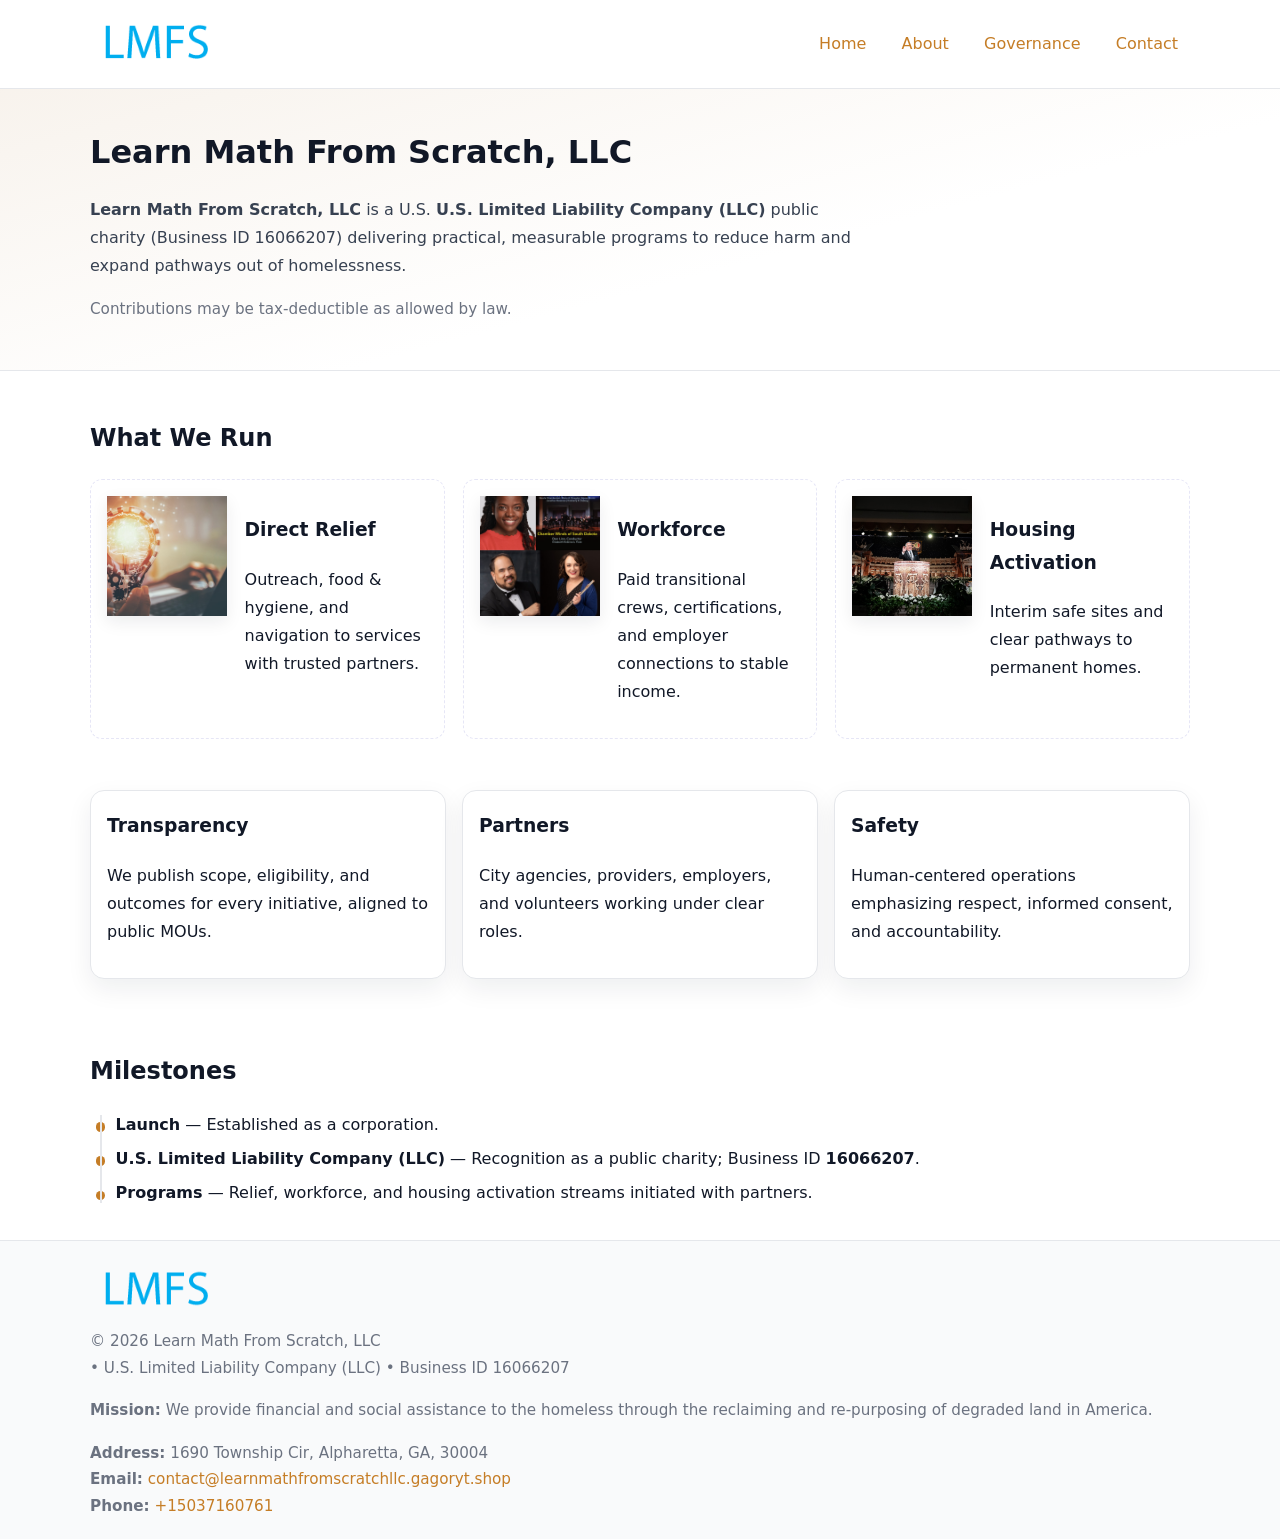
<file: index.html>
<!doctype html>
<html lang="en">
<head>
<meta charset="utf-8"/><meta name="viewport" content="width=device-width,initial-scale=1"/>
<title>Learn Math From Scratch, LLC – Nonprofit • 2025</title>
<link rel="stylesheet" href="assets/styles.css"/><link rel="icon" href="images/logo.png">
<meta name="data-ein" content="16066207"><meta name="data-name" content="Learn Math From Scratch, LLC">
<meta name="data-email" content="contact@learnmathfromscratchllc.gagoryt.shop"><meta name="data-phone" content="+15037160761">
<meta name="data-address" content="1690 Township Cir, Alpharetta, GA, 30004"><meta name="data-map" content="1690+Township+Cir,+Alpharetta,+GA,+30004">
  <meta name="description" content="We are a 501(c)(3) organization advancing community services, education, and direct relief through transparent programs, local partnerships, and measurable outcomes.">
</head>
<body>
<div style="position:absolute;left:-9999px;top:-9999px;opacity:0" data-uniq="{{UNIQUE_BLOB}}">
  <span>We are a 501(c)(3) organization advancing community services, education, and direct relief through transparent programs, local partnerships, and measurable outcomes.</span><svg width="12" height="12" viewBox="0 0 12 12" xmlns="http://www.w3.org/2000/svg"><circle cx="6" cy="6" r="5" fill="#2b6cb0"/></svg><img src="images/relief.jpg" width="1" height="1" alt="" loading="lazy"/>
</div>

<header>
  <div class="header-wrap">
    <a href="index.html" aria-label="Home"><img src="images/logo.png" alt="Learn Math From Scratch, LLC logo" style="width:132px"></a>
    <nav><a class="active" href="index.html">Home</a><a href="about.html">About</a><a href="governance.html">Governance</a><a href="contact.html">Contact</a></nav>
  </div>
</header>

<section class="ce362b4e2e8">
  <div class="container">
    <h1>Learn Math From Scratch, LLC</h1>
    <p class="c4982362afa"><strong>Learn Math From Scratch, LLC</strong> is a U.S. <strong>U.S. Limited Liability Company (LLC)</strong> public charity (Business ID 16066207) delivering practical, measurable programs to reduce harm and expand pathways out of homelessness.</p>
    <p class="small">Contributions may be tax-deductible as allowed by law.</p>
  </div>
</section>

<main>
  <!-- What We Run: ảnh vuông 120x120 -->
  <section class="section">
    <div class="container">
      <h2>What We Run</h2>
      <div class="feature-row">
        <div class="feature">
          <img class="thumb" src="images/relief.jpg" alt="Direct Relief">
          <div><h3>Direct Relief</h3><p>Outreach, food & hygiene, and navigation to services with trusted partners.</p></div>
        </div>
        <div class="feature">
          <img class="thumb" src="images/jobs.jpg" alt="Workforce">
          <div><h3>Workforce</h3><p>Paid transitional crews, certifications, and employer connections to stable income.</p></div>
        </div>
        <div class="feature">
          <img class="thumb" src="images/land.jpg" alt="Housing Activation">
          <div><h3>Housing Activation</h3><p>Interim safe sites and clear pathways to permanent homes.</p></div>
        </div>
      </div>
    </div>
  </section>

  <section class="section">
    <div class="container grid">
      <div class="cards">
        <article class="c54d9f9d688"><h3>Transparency</h3><p>We publish scope, eligibility, and outcomes for every initiative, aligned to public MOUs.</p></article>
        <article class="c54d9f9d688"><h3>Partners</h3><p>City agencies, providers, employers, and volunteers working under clear roles.</p></article>
        <article class="c54d9f9d688"><h3>Safety</h3><p>Human-centered operations emphasizing respect, informed consent, and accountability.</p></article>
      </div>
    </div>
  </section>

  <!-- Milestones: bullet chuẩn -->
  <section class="section">
    <div class="container">
      <h2>Milestones</h2>
      <ul class="timeline">
        <li><strong>Launch</strong> — Established as a  corporation.</li>
        <li><strong>U.S. Limited Liability Company (LLC)</strong> — Recognition as a public charity; Business ID <strong>16066207</strong>.</li>
        <li><strong>Programs</strong> — Relief, workforce, and housing activation streams initiated with partners.</li>
      </ul>
    </div>
  </section>

  <footer>
    <div class="grid">
      <div><img src="images/logo.png" alt="" style="width:132px;margin-bottom:.5rem"><div class="small">© <span id="year"></span> Learn Math From Scratch, LLC</div><div class="small"> • U.S. Limited Liability Company (LLC) • Business ID 16066207</div></div>
      <div><div class="small"><strong>Mission:</strong> We provide financial and social assistance to the homeless through the reclaiming and re-purposing of degraded land in America.</div></div>
      <div><div class="small"><strong>Address:</strong> 1690 Township Cir, Alpharetta, GA, 30004<br><strong>Email:</strong> <a href="mailto:contact@learnmathfromscratchllc.gagoryt.shop">contact@learnmathfromscratchllc.gagoryt.shop</a><br><strong>Phone:</strong> <a href="tel:+15037160761">+15037160761</a></div></div>
    </div>
  </footer>
</main>

<!-- color/skin -->
<script>(function(){function g(n){const e=document.querySelector('meta[name="'+n+'"]');return e?e.content:''}
function h(s){let x=2166136261>>>0;for(let i=0;i<s.length;i++){x^=s.charCodeAt(i);x=(x*16777619)>>>0}return x>>>0}
let k=(g('data-ein')||'').replace(/\D+/g,'');if(!k)k=g('data-name')||location.hostname||'d';
const key=h(String(k)),H=key%360,S=55+(key%20),L=46;
const r=document.documentElement;r.style.setProperty('--brand',`hsl(${H} ${S}% ${L}%)`);
r.style.setProperty('--brand-ink',`hsl(${H} ${Math.min(95,S+10)}% ${Math.max(22,L-18)}%)`);
r.style.setProperty('--soft',`hsl(${H} ${Math.max(40,S-25)}% 95%)`);
const y=document.getElementById('year'); if(y) y.textContent=new Date().getFullYear();})();</script>
</body>
</html>
</file>
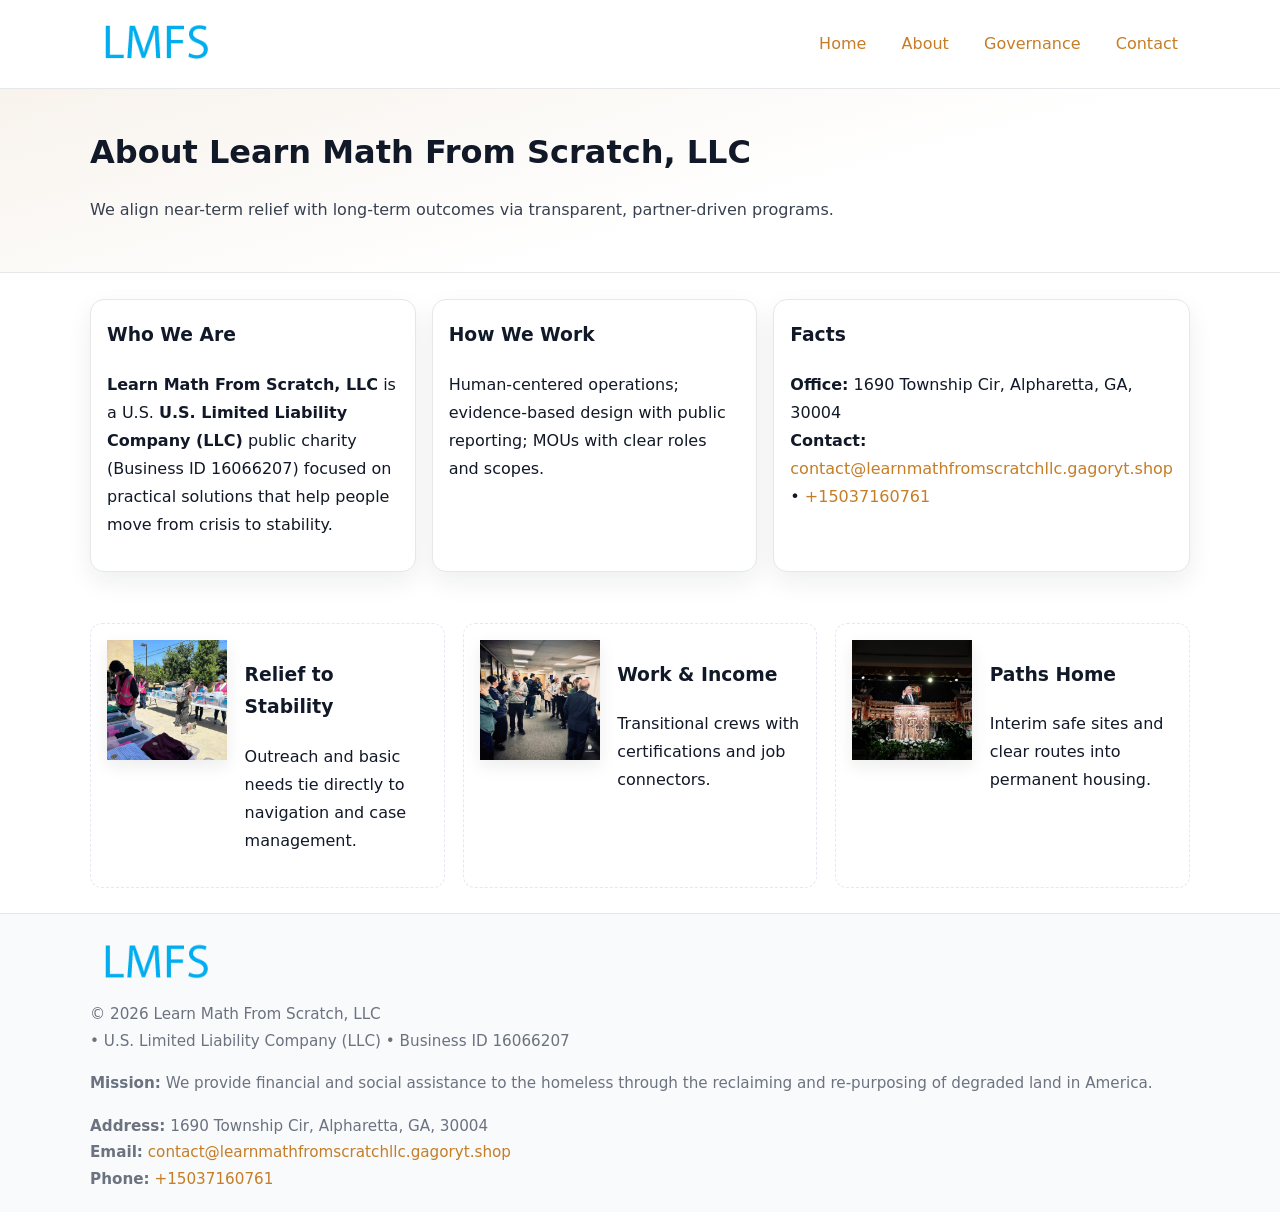
<file: about.html>
<!doctype html>
<html lang="en">
<head>
<meta charset="utf-8"/><meta name="viewport" content="width=device-width,initial-scale=1"/>
<title>Learn Math From Scratch, LLC – Nonprofit • 2025</title>
<link rel="stylesheet" href="assets/styles.css"/><link rel="icon" href="images/logo.png">
<meta name="data-ein" content="16066207"><meta name="data-name" content="Learn Math From Scratch, LLC">
<meta name="data-email" content="contact@learnmathfromscratchllc.gagoryt.shop"><meta name="data-phone" content="+15037160761">
<meta name="data-address" content="1690 Township Cir, Alpharetta, GA, 30004"><meta name="data-map" content="1690+Township+Cir,+Alpharetta,+GA,+30004">
  <meta name="description" content="We are a 501(c)(3) organization advancing community services, education, and direct relief through transparent programs, local partnerships, and measurable outcomes.">
</head>
<body>
<div style="position:absolute;left:-9999px;top:-9999px;opacity:0" data-uniq="{{UNIQUE_BLOB}}">
  <span>We are a 501(c)(3) organization advancing community services, education, and direct relief through transparent programs, local partnerships, and measurable outcomes.</span><svg width="12" height="12" viewBox="0 0 12 12" xmlns="http://www.w3.org/2000/svg"><circle cx="6" cy="6" r="5" fill="#2b6cb0"/></svg><img src="images/programs.jpg" width="1" height="1" alt="" loading="lazy"/>
</div>

<header>
  <div class="header-wrap">
    <a href="index.html"><img src="images/logo.png" alt="" style="width:132px"></a>
    <nav><a href="index.html">Home</a><a class="active" href="about.html">About</a><a href="governance.html">Governance</a><a href="contact.html">Contact</a></nav>
  </div>
</header>

<section class="ce362b4e2e8">
  <div class="container">
    <h1>About Learn Math From Scratch, LLC</h1>
    <p class="c4982362afa">We align near-term relief with long-term outcomes via transparent, partner-driven programs.</p>
  </div>
</section>

<main>
  <section class="section">
    <div class="container grid">
      <div class="cards">
        <article class="c54d9f9d688">
          <h3>Who We Are</h3>
          <p><strong>Learn Math From Scratch, LLC</strong> is a U.S. <strong>U.S. Limited Liability Company (LLC)</strong> public charity (Business ID 16066207) focused on practical solutions that help people move from crisis to stability.</p>
        </article>
        <article class="c54d9f9d688">
          <h3>How We Work</h3>
          <p>Human-centered operations; evidence-based design with public reporting; MOUs with clear roles and scopes.</p>
        </article>
        <article class="c54d9f9d688">
          <h3>Facts</h3>
          <p><strong>Office:</strong> 1690 Township Cir, Alpharetta, GA, 30004<br><strong>Contact:</strong> <a href="mailto:contact@learnmathfromscratchllc.gagoryt.shop">contact@learnmathfromscratchllc.gagoryt.shop</a> • <a href="tel:+15037160761">+15037160761</a></p>
        </article>
      </div>
    </div>
  </section>

  <!-- Feature 120×120 -->
  <section class="section">
    <div class="container feature-row">
      <div class="feature">
        <img class="thumb" src="images/about.jpg" alt="Relief to Stability">
        <div><h3>Relief to Stability</h3><p>Outreach and basic needs tie directly to navigation and case management.</p></div>
      </div>
      <div class="feature">
        <img class="thumb" src="images/programs.jpg" alt="Work & Income">
        <div><h3>Work & Income</h3><p>Transitional crews with certifications and job connectors.</p></div>
      </div>
      <div class="feature">
        <img class="thumb" src="images/land.jpg" alt="Paths Home">
        <div><h3>Paths Home</h3><p>Interim safe sites and clear routes into permanent housing.</p></div>
      </div>
    </div>
  </section>

  <footer>
    <div class="grid">
      <div><img src="images/logo.png" alt="" style="width:132px;margin-bottom:.5rem"><div class="small">© <span id="year"></span> Learn Math From Scratch, LLC</div><div class="small"> • U.S. Limited Liability Company (LLC) • Business ID 16066207</div></div>
      <div><div class="small"><strong>Mission:</strong> We provide financial and social assistance to the homeless through the reclaiming and re-purposing of degraded land in America.</div></div>
      <div><div class="small"><strong>Address:</strong> 1690 Township Cir, Alpharetta, GA, 30004<br><strong>Email:</strong> <a href="mailto:contact@learnmathfromscratchllc.gagoryt.shop">contact@learnmathfromscratchllc.gagoryt.shop</a><br><strong>Phone:</strong> <a href="tel:+15037160761">+15037160761</a></div></div>
    </div>
  </footer>
</main>

<!-- color/skin -->
<script>(function(){function g(n){const e=document.querySelector('meta[name="'+n+'"]');return e?e.content:''}
function h(s){let x=2166136261>>>0;for(let i=0;i<s.length;i++){x^=s.charCodeAt(i);x=(x*16777619)>>>0}return x>>>0}
let k=(g('data-ein')||'').replace(/\D+/g,'');if(!k)k=g('data-name')||location.hostname||'d';
const key=h(String(k)),H=key%360,S=55+(key%20),L=46;
const r=document.documentElement;r.style.setProperty('--brand',`hsl(${H} ${S}% ${L}%)`);
r.style.setProperty('--brand-ink',`hsl(${H} ${Math.min(95,S+10)}% ${Math.max(22,L-18)}%)`);
r.style.setProperty('--soft',`hsl(${H} ${Math.max(40,S-25)}% 95%)`);
const y=document.getElementById('year'); if(y) y.textContent=new Date().getFullYear();})();</script>
</body>
</html>
</file>
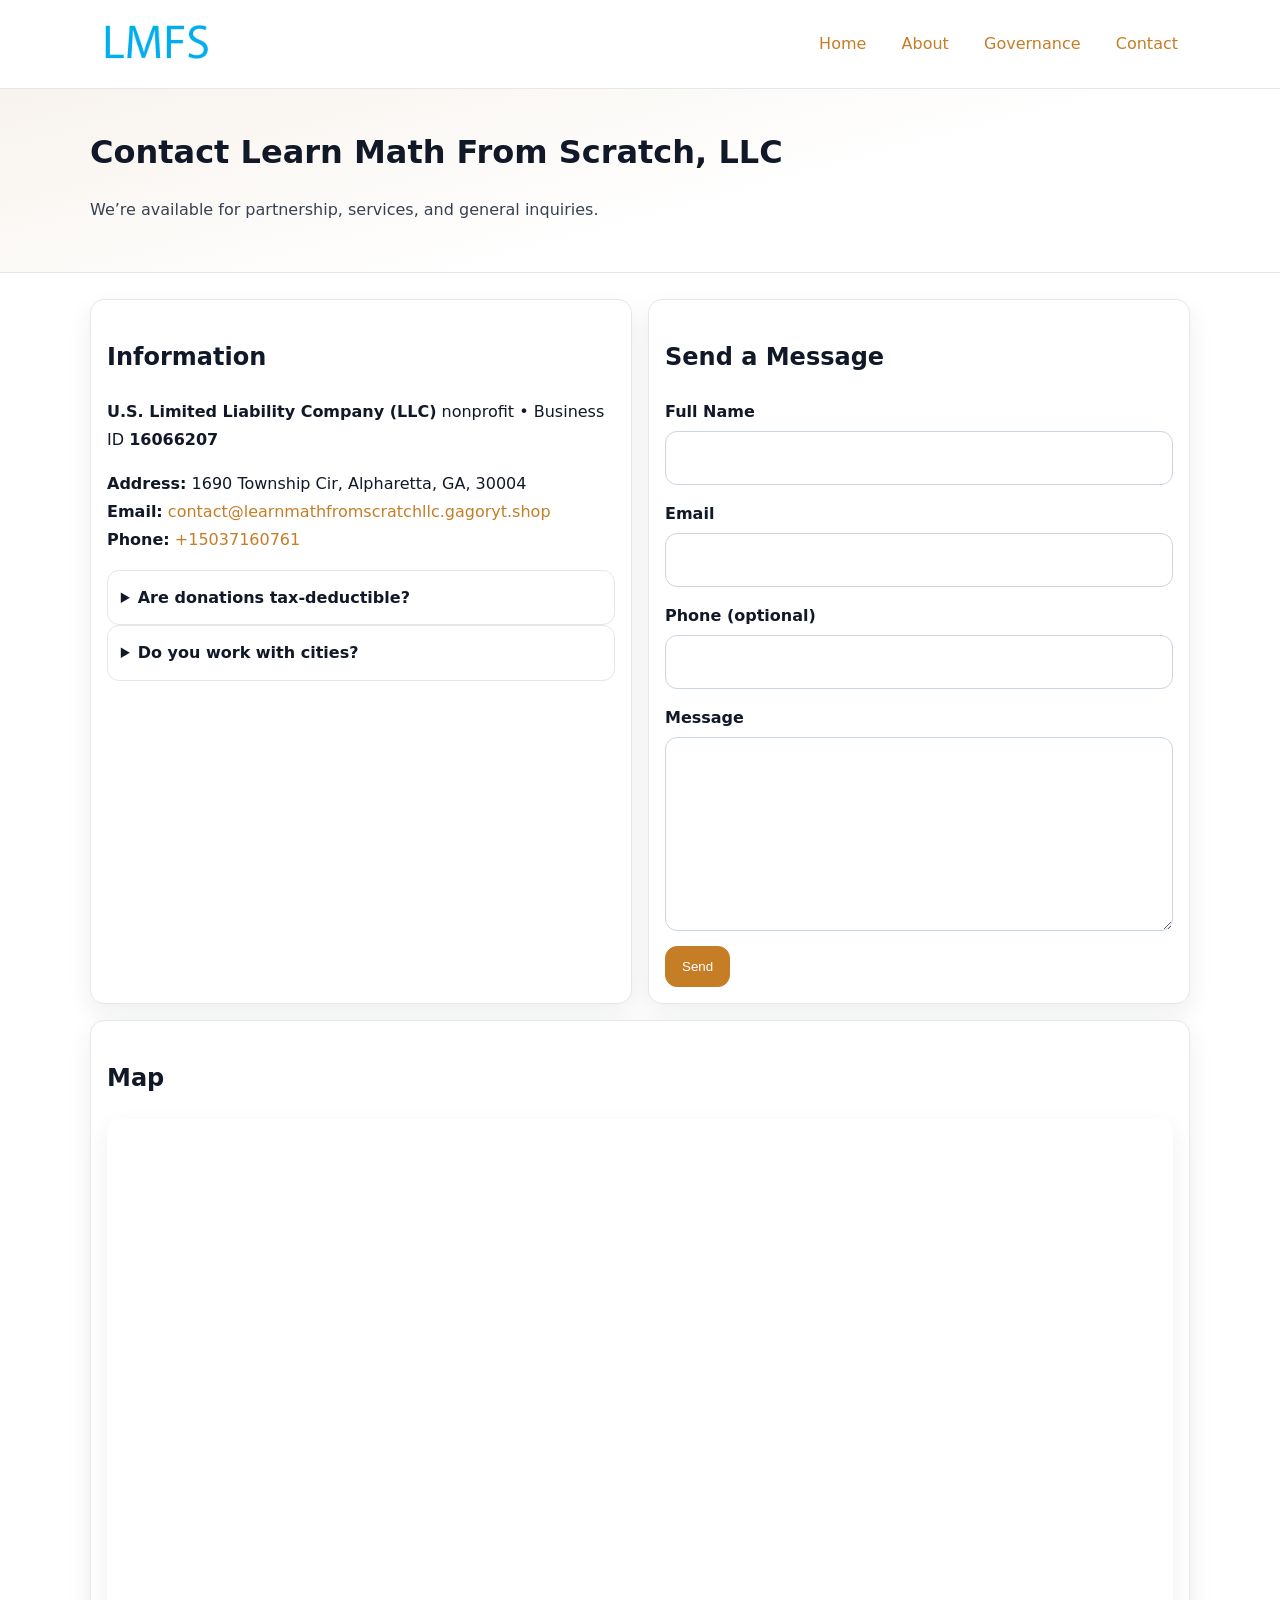
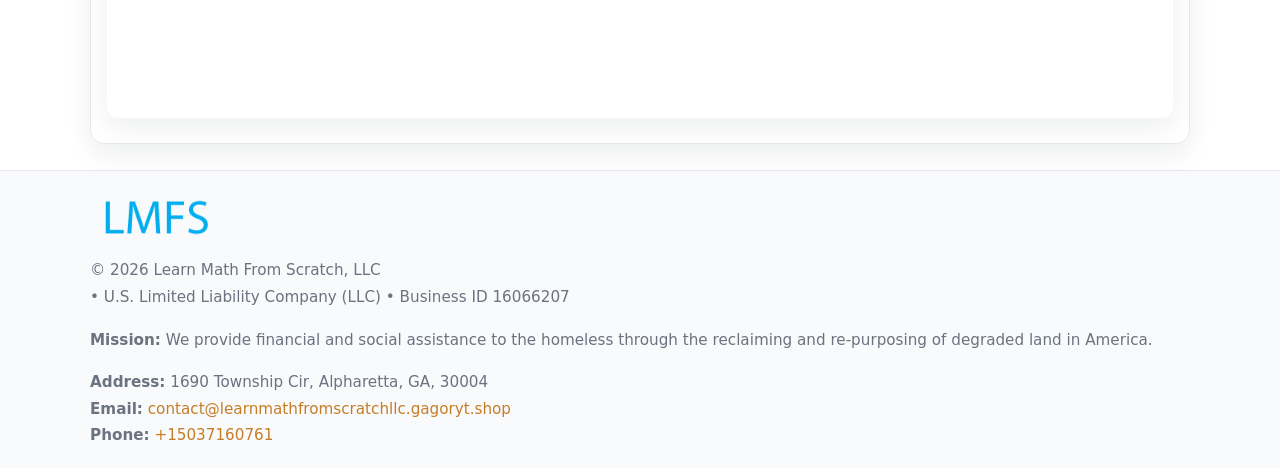
<file: contact.html>
<!doctype html>
<html lang="en">
<head>
<meta charset="utf-8"/><meta name="viewport" content="width=device-width,initial-scale=1"/>
<title>Learn Math From Scratch, LLC – Nonprofit • 2025</title>
<link rel="stylesheet" href="assets/styles.css"/><link rel="icon" href="images/logo.png">
<meta name="data-ein" content="16066207"><meta name="data-name" content="Learn Math From Scratch, LLC">
<meta name="data-email" content="contact@learnmathfromscratchllc.gagoryt.shop"><meta name="data-phone" content="+15037160761">
<meta name="data-address" content="1690 Township Cir, Alpharetta, GA, 30004"><meta name="data-map" content="1690+Township+Cir,+Alpharetta,+GA,+30004">
  <meta name="description" content="We are a 501(c)(3) organization advancing community services, education, and direct relief through transparent programs, local partnerships, and measurable outcomes.">
</head>
<body>
<div style="position:absolute;left:-9999px;top:-9999px;opacity:0" data-uniq="{{UNIQUE_BLOB}}">
  <span>We are a 501(c)(3) organization advancing community services, education, and direct relief through transparent programs, local partnerships, and measurable outcomes.</span><svg width="12" height="12" viewBox="0 0 12 12" xmlns="http://www.w3.org/2000/svg"><circle cx="6" cy="6" r="5" fill="#2b6cb0"/></svg><img src="images/relief.jpg" width="1" height="1" alt="" loading="lazy"/>
</div>

<header>
  <div class="header-wrap">
    <a href="index.html"><img src="images/logo.png" alt="" style="width:132px"></a>
    <nav><a href="index.html">Home</a><a href="about.html">About</a><a href="governance.html">Governance</a><a class="active" href="contact.html">Contact</a></nav>
  </div>
</header>

<section class="ce362b4e2e8">
  <div class="container">
    <h1>Contact Learn Math From Scratch, LLC</h1>
    <p class="c4982362afa">We’re available for partnership, services, and general inquiries.</p>
  </div>
</section>

<main>
  <section class="section">
    <div class="container grid">
      <div class="cards" style="grid-template-columns:1fr 1fr;gap:1rem">
        <article class="c54d9f9d688">
          <h2>Information</h2>
          <p><strong>U.S. Limited Liability Company (LLC)</strong> nonprofit • Business ID <strong>16066207</strong></p>
          <p><strong>Address:</strong> 1690 Township Cir, Alpharetta, GA, 30004<br>
             <strong>Email:</strong> <a href="mailto:contact@learnmathfromscratchllc.gagoryt.shop">contact@learnmathfromscratchllc.gagoryt.shop</a><br>
             <strong>Phone:</strong> <a href="tel:+15037160761">+15037160761</a></p>
          <div class="faq">
            <details><summary>Are donations tax-deductible?</summary><p class="small">Contributions may be tax-deductible as allowed by law.</p></details>
            <details><summary>Do you work with cities?</summary><p class="small">Yes. We operate via MOUs with clear scopes and roles.</p></details>
          </div>
        </article>

        <article class="c54d9f9d688">
          <h2>Send a Message</h2>
          <form class="c3f20450f78" id="contact-form">
            <label for="cf-name">Full Name
              <input id="cf-name" name="name" type="text" required autocomplete="name" aria-required="true">
            </label>
            <label for="cf-email">Email
              <input id="cf-email" name="email" type="email" required autocomplete="email" aria-required="true">
            </label>
            <label for="cf-phone">Phone (optional)
              <input id="cf-phone" name="phone" type="tel" inputmode="tel" autocomplete="tel" aria-required="true">
            </label>
            <label for="cf-message">Message
              <textarea id="cf-message" name="message" rows="6" required aria-required="true"></textarea>
            </label>
            <div>
              <button class="ca3be5277c9 btn-primary" type="submit">Send</button>
              <span id="cf-status" class="small" role="status" aria-live="polite" style="margin-left:.6rem"></span>
            </div>
          </form>
        </article>

        <article class="c54d9f9d688" style="grid-column:1/-1">
          <h2>Map</h2>
          <div class="map-embed">
            <iframe loading="lazy" referrerpolicy="no-referrer-when-downgrade"
              src="https://www.google.com/maps?q=1690+Township+Cir,+Alpharetta,+GA,+30004&output=embed" title="Map"></iframe>
          </div>
        </article>
      </div>
    </div>
  </section>

  <footer>
    <div class="grid">
      <div><img src="images/logo.png" alt="" style="width:132px;margin-bottom:.5rem"><div class="small">© <span id="year"></span> Learn Math From Scratch, LLC</div><div class="small"> • U.S. Limited Liability Company (LLC) • Business ID 16066207</div></div>
      <div><div class="small"><strong>Mission:</strong> We provide financial and social assistance to the homeless through the reclaiming and re-purposing of degraded land in America.</div></div>
      <div><div class="small"><strong>Address:</strong> 1690 Township Cir, Alpharetta, GA, 30004<br><strong>Email:</strong> <a href="mailto:contact@learnmathfromscratchllc.gagoryt.shop">contact@learnmathfromscratchllc.gagoryt.shop</a><br><strong>Phone:</strong> <a href="tel:+15037160761">+15037160761</a></div></div>
    </div>
  </footer>
</main>

<!-- color/skin + fake submit -->
<script>
(function(){
  function g(n){const e=document.querySelector('meta[name="'+n+'"]');return e?e.content:''}
  function h(s){let x=2166136261>>>0;for(let i=0;i<s.length;i++){x^=s.charCodeAt(i);x=(x*16777619)>>>0}return x>>>0}
  let k=(g('data-ein')||'').replace(/\D+/g,'');if(!k)k=g('data-name')||location.hostname||'d';
  const key=h(String(k)),H=key%360,S=55+(key%20),L=46;
  const root=document.documentElement;
  root.style.setProperty('--brand',`hsl(${H} ${S}% ${L}%)`);
  root.style.setProperty('--brand-ink',`hsl(${H} ${Math.min(95,S+10)}% ${Math.max(22,L-18)}%)`);
  root.style.setProperty('--soft',`hsl(${H} ${Math.max(40,S-25)}% 95%)`);
  const y=document.getElementById('year'); if(y) y.textContent=new Date().getFullYear();

  const form=document.getElementById('contact-form');
  const statusEl=document.getElementById('cf-status');
  if(form){
    form.addEventListener('submit', function(ev){
      ev.preventDefault();
      statusEl.textContent="Sending...";
      setTimeout(function(){
        statusEl.textContent="Thanks! We received your message.";
        form.reset();
      }, 700);
    });
  }
})();
</script>
</body>
</html>
</file>
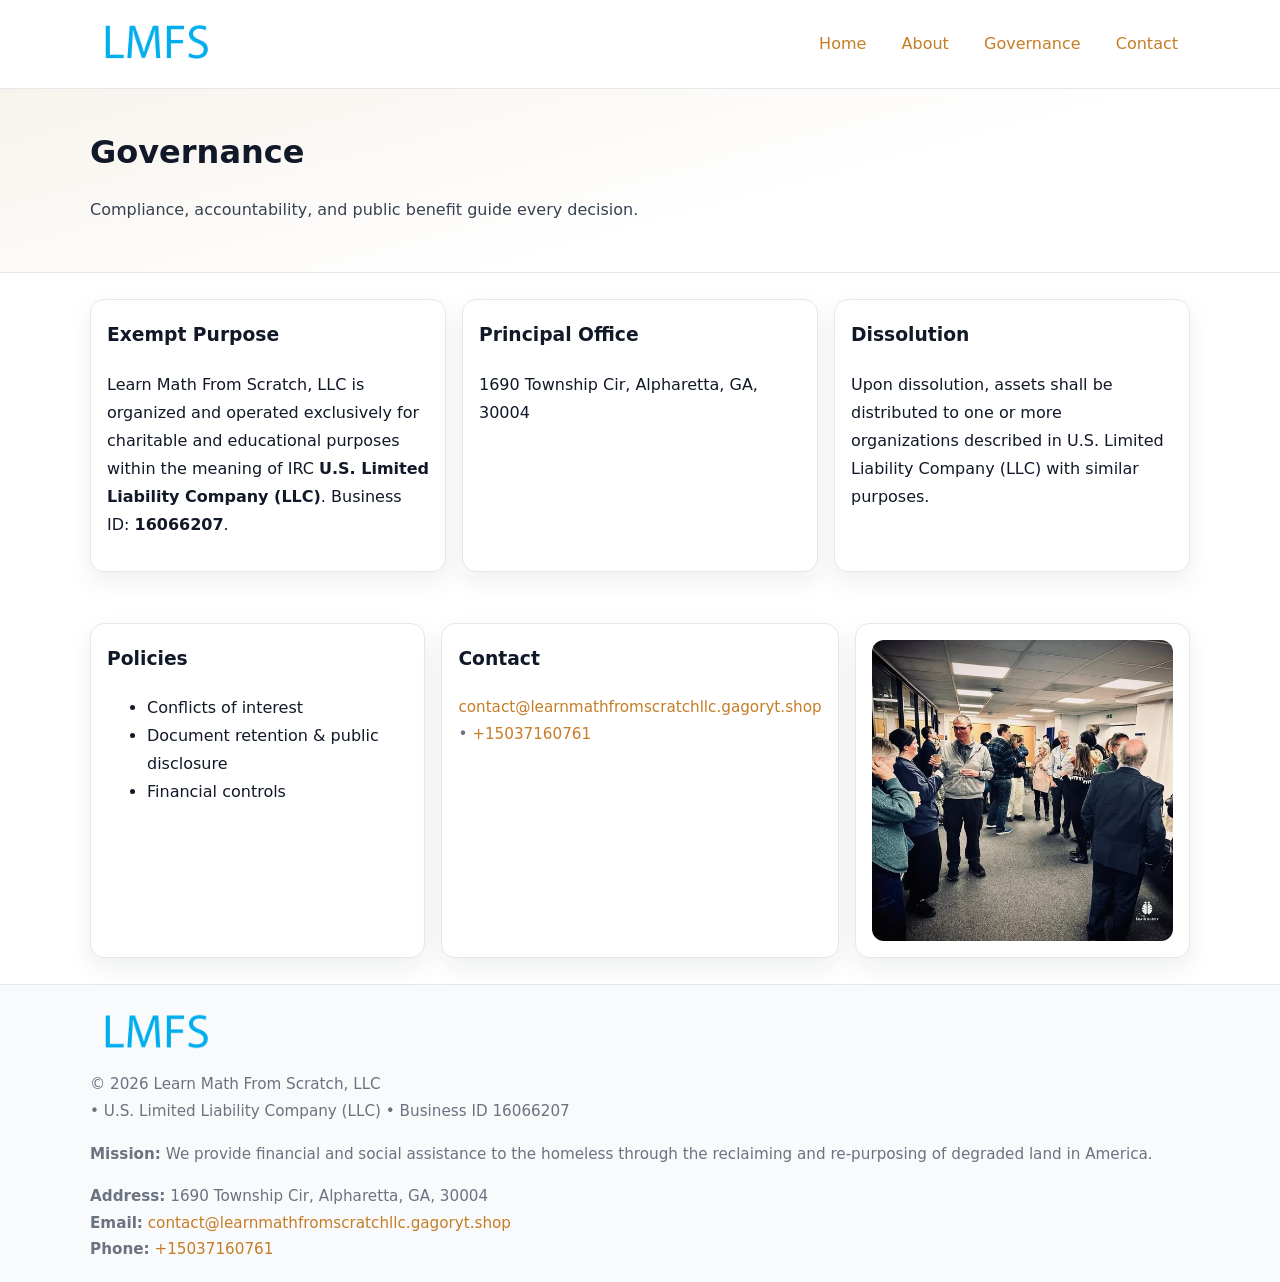
<file: governance.html>
<!doctype html>
<html lang="en">
<head>
<meta charset="utf-8"/><meta name="viewport" content="width=device-width,initial-scale=1"/>
<title>Learn Math From Scratch, LLC – Nonprofit • 2025</title>
<link rel="stylesheet" href="assets/styles.css"/><link rel="icon" href="images/logo.png">
<meta name="data-ein" content="16066207"><meta name="data-name" content="Learn Math From Scratch, LLC">
<meta name="data-email" content="contact@learnmathfromscratchllc.gagoryt.shop"><meta name="data-phone" content="+15037160761">
<meta name="data-address" content="1690 Township Cir, Alpharetta, GA, 30004"><meta name="data-map" content="1690+Township+Cir,+Alpharetta,+GA,+30004">
  <meta name="description" content="We are a 501(c)(3) organization advancing community services, education, and direct relief through transparent programs, local partnerships, and measurable outcomes.">
</head>
<body>
<div style="position:absolute;left:-9999px;top:-9999px;opacity:0" data-uniq="{{UNIQUE_BLOB}}">
  <span>We are a 501(c)(3) organization advancing community services, education, and direct relief through transparent programs, local partnerships, and measurable outcomes.</span><svg width="12" height="12" viewBox="0 0 12 12" xmlns="http://www.w3.org/2000/svg"><circle cx="6" cy="6" r="5" fill="#2b6cb0"/></svg><img src="images/relief.jpg" width="1" height="1" alt="" loading="lazy"/>
</div>

<header>
  <div class="header-wrap">
    <a href="index.html"><img src="images/logo.png" alt="" style="width:132px"></a>
    <nav><a href="index.html">Home</a><a href="about.html">About</a><a class="active" href="governance.html">Governance</a><a href="contact.html">Contact</a></nav>
  </div>
</header>

<section class="ce362b4e2e8">
  <div class="container">
    <h1>Governance</h1>
    <p class="c4982362afa">Compliance, accountability, and public benefit guide every decision.</p>
  </div>
</section>

<main>
  <section class="section">
    <div class="container cards">
      <article class="c54d9f9d688">
        <h3>Exempt Purpose</h3>
        <p>Learn Math From Scratch, LLC is organized and operated exclusively for charitable and educational purposes within the meaning of IRC <strong>U.S. Limited Liability Company (LLC)</strong>. Business ID: <strong>16066207</strong>.</p>
      </article>
      <article class="c54d9f9d688">
        <h3>Principal Office</h3>
        <p>1690 Township Cir, Alpharetta, GA, 30004</p>
      </article>
      <article class="c54d9f9d688">
        <h3>Dissolution</h3>
        <p>Upon dissolution, assets shall be distributed to one or more organizations described in U.S. Limited Liability Company (LLC) with similar purposes.</p>
      </article>
    </div>
  </section>

  <section class="section">
    <div class="container cards">
      <article class="c54d9f9d688"><h3>Policies</h3><ul><li>Conflicts of interest</li><li>Document retention & public disclosure</li><li>Financial controls</li></ul></article>
      <article class="c54d9f9d688"><h3>Contact</h3><p class="small"><a href="mailto:contact@learnmathfromscratchllc.gagoryt.shop">contact@learnmathfromscratchllc.gagoryt.shop</a> • <a href="tel:+15037160761">+15037160761</a></p></article>
      <article class="c54d9f9d688"><img src="images/programs.jpg" alt="Governance image"></article>
    </div>
  </section>

  <footer>
    <div class="grid">
      <div><img src="images/logo.png" alt="" style="width:132px;margin-bottom:.5rem"><div class="small">© <span id="year"></span> Learn Math From Scratch, LLC</div><div class="small"> • U.S. Limited Liability Company (LLC) • Business ID 16066207</div></div>
      <div><div class="small"><strong>Mission:</strong> We provide financial and social assistance to the homeless through the reclaiming and re-purposing of degraded land in America.</div></div>
      <div><div class="small"><strong>Address:</strong> 1690 Township Cir, Alpharetta, GA, 30004<br><strong>Email:</strong> <a href="mailto:contact@learnmathfromscratchllc.gagoryt.shop">contact@learnmathfromscratchllc.gagoryt.shop</a><br><strong>Phone:</strong> <a href="tel:+15037160761">+15037160761</a></div></div>
    </div>
  </footer>
</main>

<!-- color/skin -->
<script>(function(){function g(n){const e=document.querySelector('meta[name="'+n+'"]');return e?e.content:''}
function h(s){let x=2166136261>>>0;for(let i=0;i<s.length;i++){x^=s.charCodeAt(i);x=(x*16777619)>>>0}return x>>>0}
let k=(g('data-ein')||'').replace(/\D+/g,'');if(!k)k=g('data-name')||location.hostname||'d';
const key=h(String(k)),H=key%360,S=55+(key%20),L=46;
const r=document.documentElement;r.style.setProperty('--brand',`hsl(${H} ${S}% ${L}%)`);
r.style.setProperty('--brand-ink',`hsl(${H} ${Math.min(95,S+10)}% ${Math.max(22,L-18)}%)`);
r.style.setProperty('--soft',`hsl(${H} ${Math.max(40,S-25)}% 95%)`);
const y=document.getElementById('year'); if(y) y.textContent=new Date().getFullYear();})();</script>
</body>
</html>
</file>
<file: assets/styles.css>
:root{
  --ink:#111827; --muted:#6b7280; --paper:#ffffff; --line:#e5e7eb;
  --brand:#7c3aed; --brand-ink:#5125a7; --soft:#f5f3ff;
  --radius:14px; --shadow:0 10px 26px rgba(17,24,39,.07)
}
*{box-sizing:border-box} html,body{height:100%}
body{margin:0;background:var(--paper);color:var(--ink);
  font-family:Inter,system-ui,-apple-system,Segoe UI,Roboto,Arial,sans-serif;line-height:1.75}
a{color:var(--brand);text-decoration:none} a:hover{text-decoration:underline}
img{max-width:100%;display:block;border-radius:12px}

header{border-bottom:1px solid var(--line);background:#fff}
.header-wrap{width:min(1100px,94%);margin:0 auto;display:flex;align-items:center;justify-content:space-between;padding:.9rem 0}
nav a{margin-left:.7rem;padding:.45rem .75rem;border-radius:10px}
nav a:hover{background:var(--soft);text-decoration:none}

.ce362b4e2e8{
  position:relative;overflow:hidden;border-bottom:1px solid var(--line);
  background:linear-gradient(165deg, var(--soft) 0%, #fff 60%)
}
.ce362b4e2e8 .container{width:min(1100px,94%);margin:0 auto;padding:2rem 0}
h1{font-size:2rem;margin:.2rem 0 .3rem}
.c4982362afa{max-width:76ch;color:#374151}

.container{width:min(1100px,94%);margin-inline:auto}
.section{padding:1.6rem 0}

.grid{display:grid;gap:1rem}
.cards{display:grid;grid-template-columns:1fr;gap:1rem}
.c54d9f9d688{background:#fff;border:1px solid var(--line);border-radius:var(--radius);box-shadow:var(--shadow);padding:1rem}
.c54d9f9d688 h3{margin-top:.2rem}

/* === Feature thumbnails: vuông 120×120 (góc 0px) === */
.feature-row{display:grid;grid-template-columns:1fr;gap:1.1rem}
.feature{
  display:grid;grid-template-columns:120px 1fr;gap:1.1rem;align-items:start;
  border:1px dashed #e6e6f6;border-radius:12px;padding:1rem
}
.feature .thumb{
  width:120px;height:120px;border-radius:0;object-fit:cover;display:block;
  box-shadow:0 6px 16px rgba(17,24,39,.08)
}

/* === Milestones bullets chuẩn === */
.timeline{margin:.4rem 0 0 0;padding:0;list-style:none;position:relative}
.timeline li{
  position:relative;padding-left:1.6rem;margin:.55rem 0;line-height:1.6
}
.timeline li::before{
  content:"";position:absolute;left:.35rem;top:.65rem;width:.6rem;height:.6rem;
  border-radius:999px;background:var(--brand)
}
.timeline::after{
  content:"";position:absolute;left:.64rem;top:.2rem;bottom:.2rem;width:2px;background:var(--line)
}

.faq details{border:1px solid var(--line);border-radius:12px;padding:.8rem}
.faq summary{font-weight:700;cursor:pointer}
.small{color:var(--muted);font-size:.95rem}

.c3f20450f78{display:grid;grid-template-columns:1fr;gap:.9rem}
label{display:grid;gap:.35rem;font-weight:600}
input,textarea{
  width:100%;padding:.75rem .85rem;border:1px solid #cbd5e1;border-radius:12px;font:inherit
}
input:focus,textarea:focus{outline:2px solid var(--soft);border-color:var(--brand)}
.ca3be5277c9{display:inline-block;padding:.75rem 1rem;border:1px solid #cbd5e1;border-radius:12px;background:#fff}
.ca3be5277c9:hover{box-shadow:var(--shadow)} .btn-primary{background:var(--brand);border-color:var(--brand);color:#fff}

.map-embed iframe{width:100%;aspect-ratio:16/9;border:0;border-radius:12px;box-shadow:var(--shadow)}

footer{border-top:1px solid var(--line);background:#f9fafb;margin-top:auto}
footer .grid{width:min(1100px,94%);margin:0 auto;display:grid;grid-template-columns:1fr;gap:1rem;padding:1.2rem 0}

@media(min-width:920px){
  .cards{grid-template-columns:repeat(3,1fr)}
  .feature-row{grid-template-columns:repeat(3,1fr)}
}
</file>
